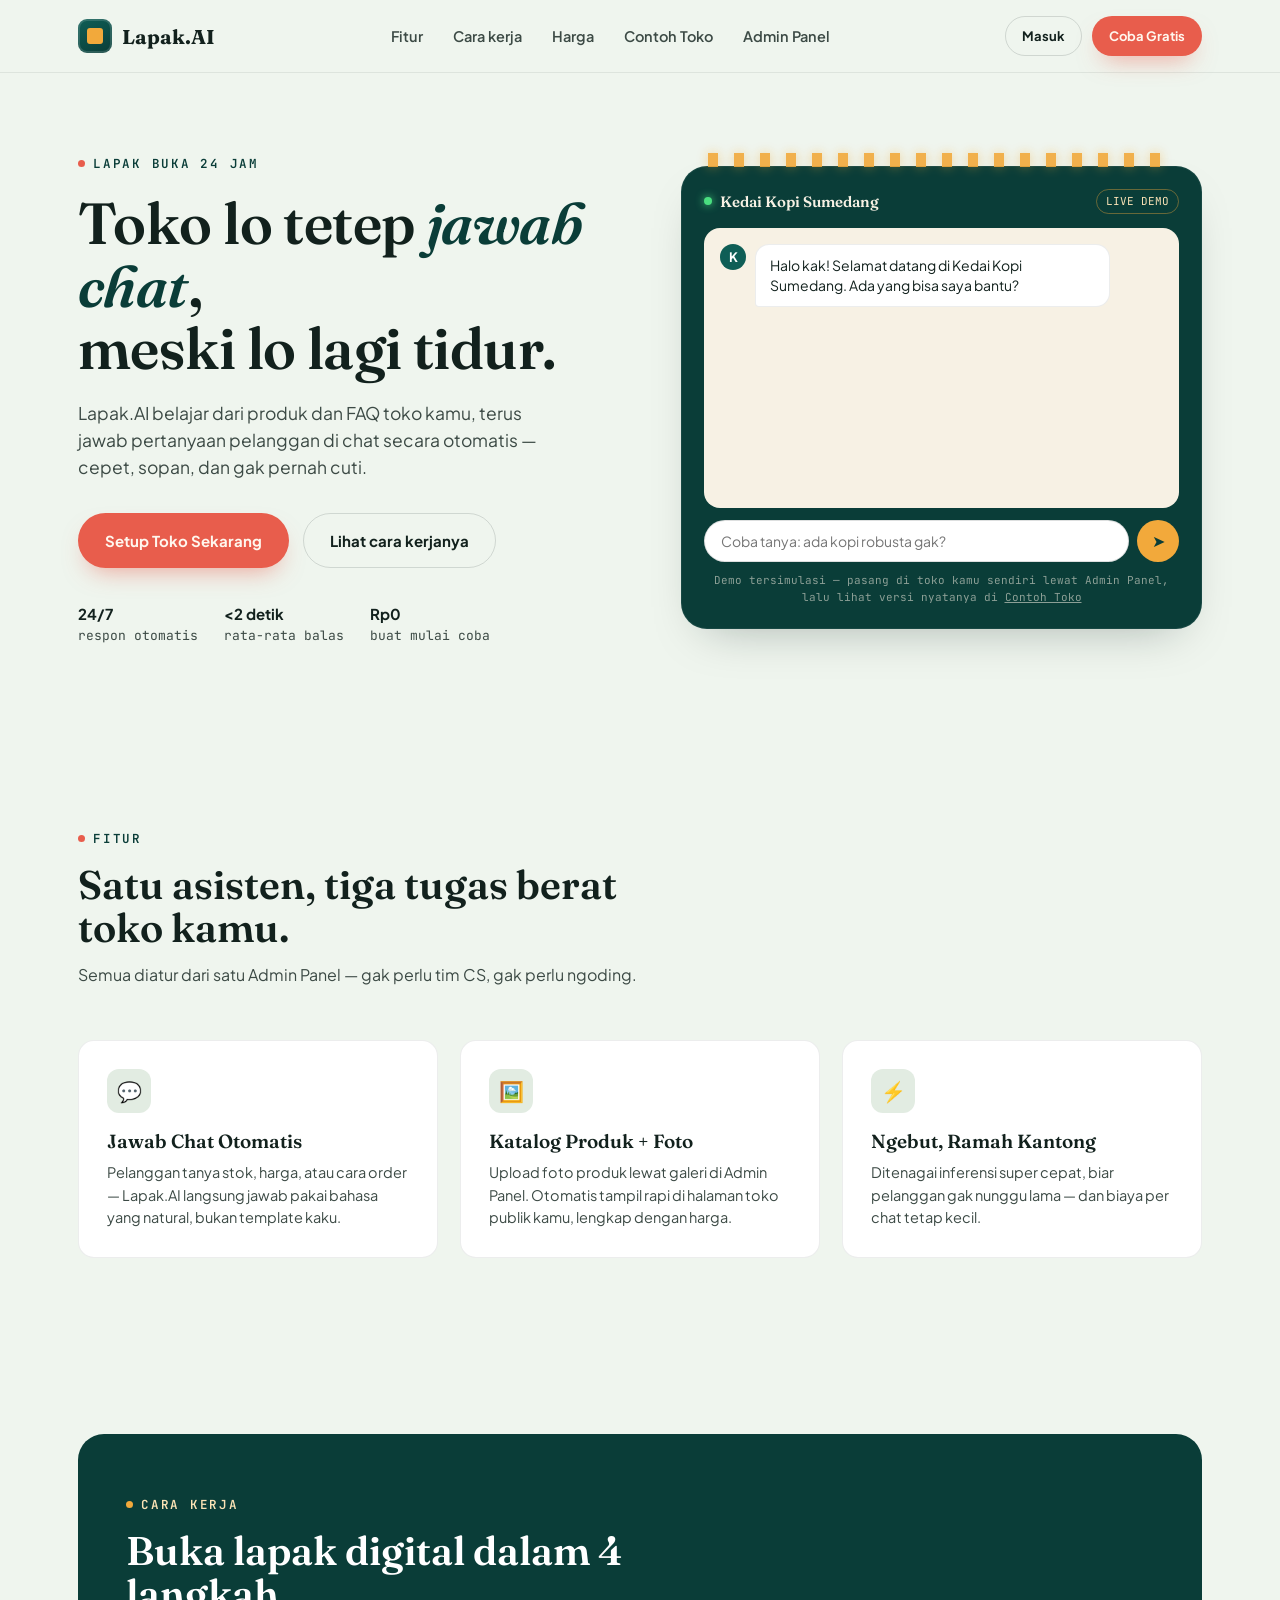
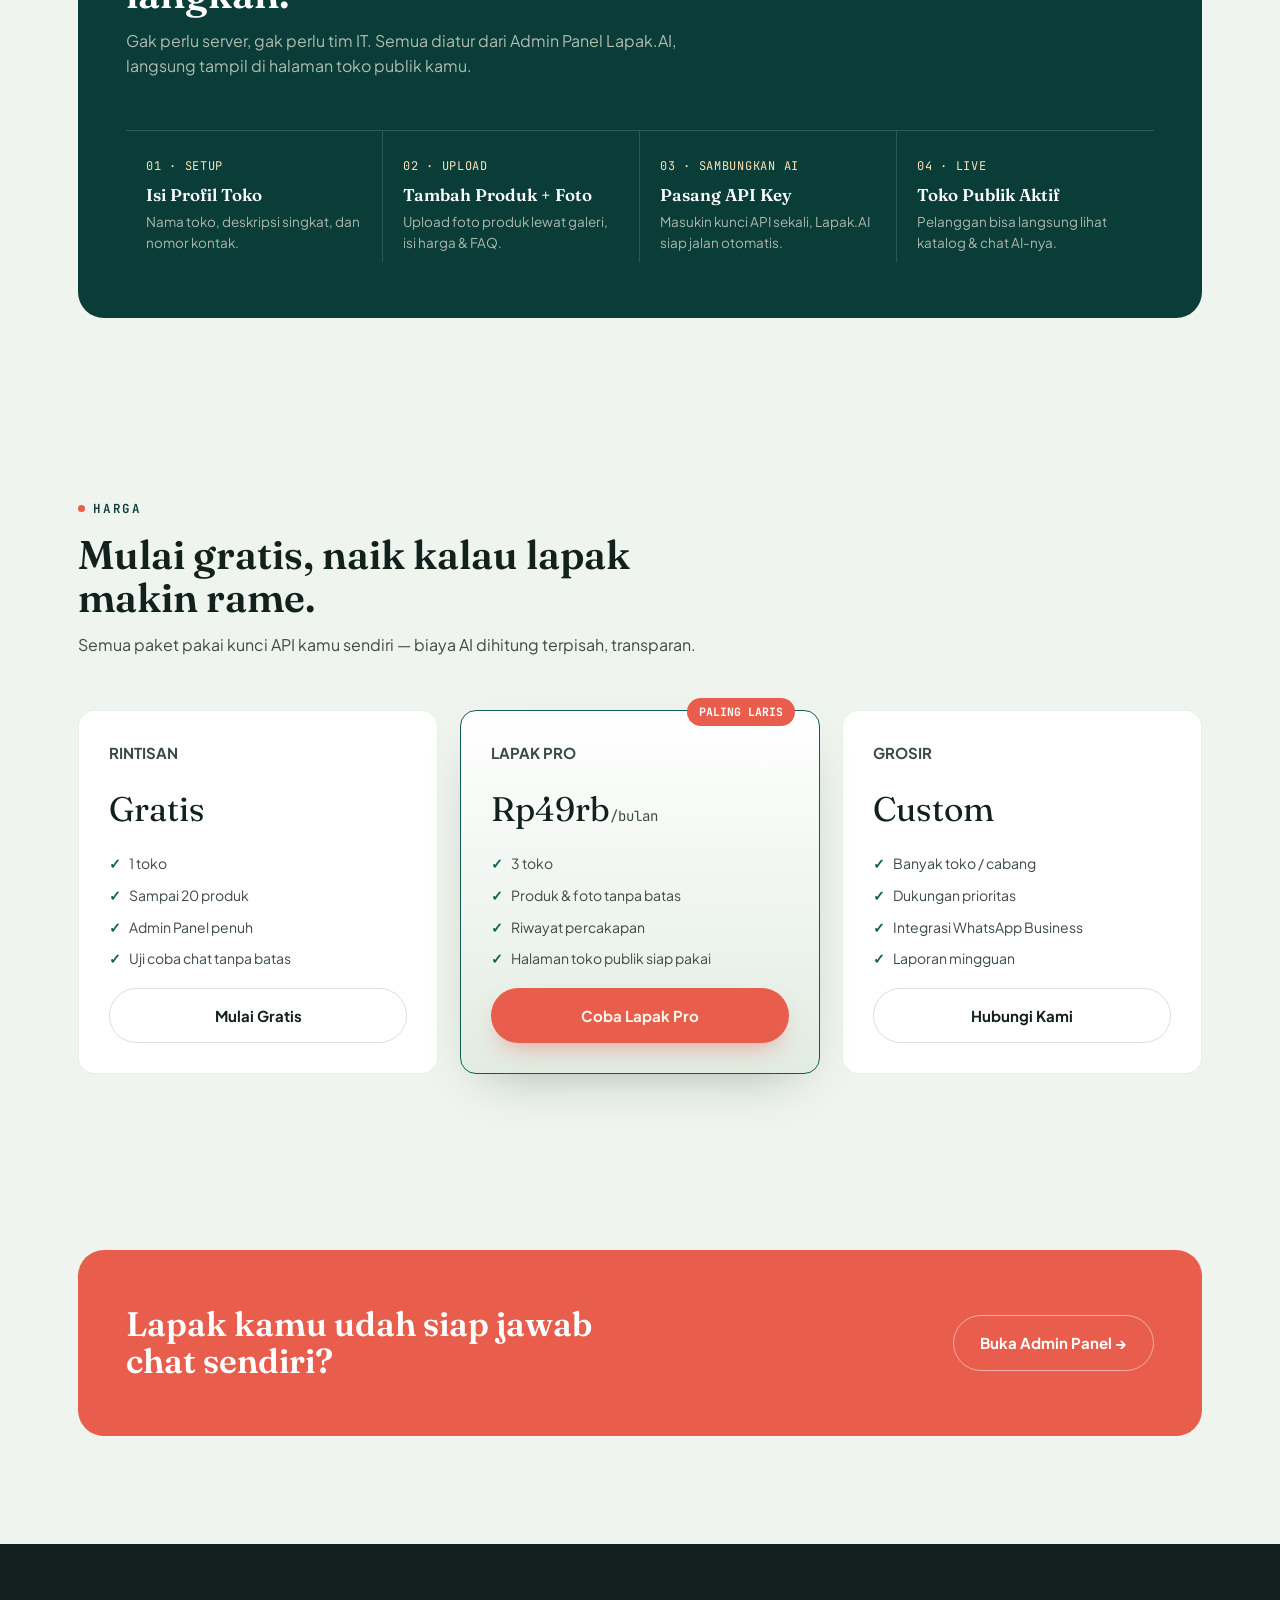
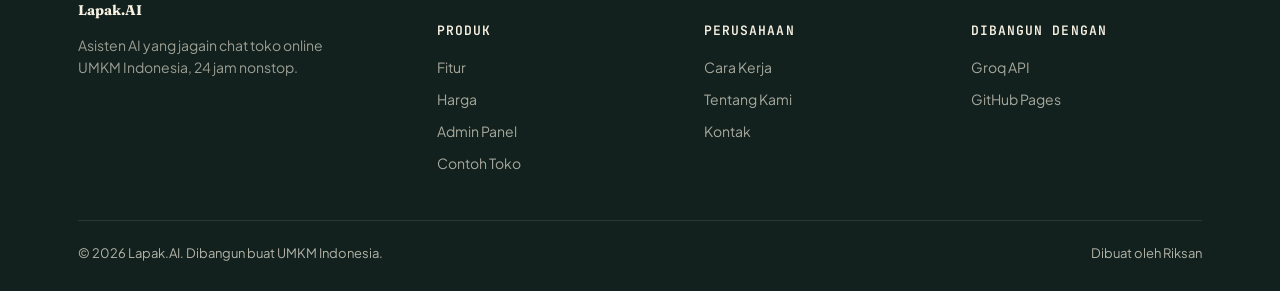
<file: index.html>
<!DOCTYPE html>
<html lang="id">
<head>
<meta charset="UTF-8">
<meta name="viewport" content="width=device-width, initial-scale=1.0">
<title>Lapak.AI — Asisten AI buat Toko Online Kamu</title>
<meta name="description" content="Lapak.AI jagain chat toko online kamu 24 jam. Jawab pertanyaan pelanggan otomatis, kapan aja, tanpa perlu begadang.">
<link rel="stylesheet" href="css/style.css">
</head>
<body>

<nav class="nav">
  <div class="nav-row">
    <a href="index.html" class="brand"><span class="brand-mark"></span>Lapak.AI</a>
    <div class="nav-links">
      <a href="#fitur">Fitur</a>
      <a href="#cara-kerja">Cara kerja</a>
      <a href="#harga">Harga</a>
      <a href="toko.html">Contoh Toko</a>
      <a href="admin.html">Admin Panel</a>
    </div>
    <div class="nav-cta">
      <a href="admin.html" class="btn btn-ghost btn-sm">Masuk</a>
      <a href="admin.html" class="btn btn-coral btn-sm">Coba Gratis</a>
    </div>
  </div>
</nav>

<header class="hero">
  <div class="container hero-grid">
    <div>
      <span class="eyebrow">Lapak Buka 24 Jam</span>
      <h1>Toko lo tetep <em>jawab chat</em>,<br>meski lo lagi tidur.</h1>
      <p class="hero-sub">Lapak.AI belajar dari produk dan FAQ toko kamu, terus jawab pertanyaan pelanggan di chat secara otomatis — cepet, sopan, dan gak pernah cuti.</p>
      <div class="hero-ctas">
        <a href="admin.html" class="btn btn-coral">Setup Toko Sekarang</a>
        <a href="#cara-kerja" class="btn btn-ghost">Lihat cara kerjanya</a>
      </div>
      <div class="hero-proof">
        <div><b>24/7</b>respon otomatis</div>
        <div><b>&lt;2 detik</b>rata-rata balas</div>
        <div><b>Rp0</b>buat mulai coba</div>
      </div>
    </div>

    <div class="signboard" aria-label="Demo percakapan langsung">
      <div class="signboard-head">
        <div class="signboard-title"><span class="signboard-dot"></span>Kedai Kopi Sumedang</div>
        <div class="signboard-tag">LIVE DEMO</div>
      </div>
      <div class="signboard-body" id="demoChat">
        <!-- chat lines injected by js -->
      </div>
      <div class="signboard-input">
        <input type="text" id="demoInput" placeholder="Coba tanya: ada kopi robusta gak?" autocomplete="off">
        <button id="demoSend" aria-label="Kirim">➤</button>
      </div>
      <p class="signboard-hint">Demo tersimulasi — pasang di toko kamu sendiri lewat Admin Panel, lalu lihat versi nyatanya di <a href="toko.html" style="color:inherit;text-decoration:underline;">Contoh Toko</a></p>
    </div>
  </div>
</header>

<section id="fitur">
  <div class="container">
    <div class="section-head">
      <span class="eyebrow">Fitur</span>
      <h2>Satu asisten, tiga tugas berat toko kamu.</h2>
      <p>Semua diatur dari satu Admin Panel — gak perlu tim CS, gak perlu ngoding.</p>
    </div>
    <div class="features-grid">
      <div class="feature-card">
        <div class="feature-icon">💬</div>
        <h3>Jawab Chat Otomatis</h3>
        <p>Pelanggan tanya stok, harga, atau cara order — Lapak.AI langsung jawab pakai bahasa yang natural, bukan template kaku.</p>
      </div>
      <div class="feature-card">
        <div class="feature-icon">🖼️</div>
        <h3>Katalog Produk + Foto</h3>
        <p>Upload foto produk lewat galeri di Admin Panel. Otomatis tampil rapi di halaman toko publik kamu, lengkap dengan harga.</p>
      </div>
      <div class="feature-card">
        <div class="feature-icon">⚡</div>
        <h3>Ngebut, Ramah Kantong</h3>
        <p>Ditenagai inferensi super cepat, biar pelanggan gak nunggu lama — dan biaya per chat tetap kecil.</p>
      </div>
    </div>
  </div>
</section>

<section id="cara-kerja">
  <div class="container">
    <div class="board">
      <div class="section-head">
        <span class="eyebrow on-dark">Cara Kerja</span>
        <h2>Buka lapak digital dalam 4 langkah.</h2>
        <p>Gak perlu server, gak perlu tim IT. Semua diatur dari Admin Panel Lapak.AI, langsung tampil di halaman toko publik kamu.</p>
      </div>
      <div class="board-row">
        <div class="board-item">
          <div class="jam">01 · SETUP</div>
          <h4>Isi Profil Toko</h4>
          <p>Nama toko, deskripsi singkat, dan nomor kontak.</p>
        </div>
        <div class="board-item">
          <div class="jam">02 · UPLOAD</div>
          <h4>Tambah Produk + Foto</h4>
          <p>Upload foto produk lewat galeri, isi harga & FAQ.</p>
        </div>
        <div class="board-item">
          <div class="jam">03 · SAMBUNGKAN AI</div>
          <h4>Pasang API Key</h4>
          <p>Masukin kunci API sekali, Lapak.AI siap jalan otomatis.</p>
        </div>
        <div class="board-item">
          <div class="jam">04 · LIVE</div>
          <h4>Toko Publik Aktif</h4>
          <p>Pelanggan bisa langsung lihat katalog & chat AI-nya.</p>
        </div>
      </div>
    </div>
  </div>
</section>

<section id="harga">
  <div class="container">
    <div class="section-head">
      <span class="eyebrow">Harga</span>
      <h2>Mulai gratis, naik kalau lapak makin rame.</h2>
      <p>Semua paket pakai kunci API kamu sendiri — biaya AI dihitung terpisah, transparan.</p>
    </div>
    <div class="pricing-grid">
      <div class="price-card">
        <div class="price-name">RINTISAN</div>
        <div class="price-amount">Gratis</div>
        <ul class="price-list">
          <li>1 toko</li>
          <li>Sampai 20 produk</li>
          <li>Admin Panel penuh</li>
          <li>Uji coba chat tanpa batas</li>
        </ul>
        <a href="admin.html" class="btn btn-ghost">Mulai Gratis</a>
      </div>
      <div class="price-card featured">
        <span class="price-badge">PALING LARIS</span>
        <div class="price-name">LAPAK PRO</div>
        <div class="price-amount">Rp49rb<span>/bulan</span></div>
        <ul class="price-list">
          <li>3 toko</li>
          <li>Produk & foto tanpa batas</li>
          <li>Riwayat percakapan</li>
          <li>Halaman toko publik siap pakai</li>
        </ul>
        <a href="admin.html" class="btn btn-coral">Coba Lapak Pro</a>
      </div>
      <div class="price-card">
        <div class="price-name">GROSIR</div>
        <div class="price-amount">Custom</div>
        <ul class="price-list">
          <li>Banyak toko / cabang</li>
          <li>Dukungan prioritas</li>
          <li>Integrasi WhatsApp Business</li>
          <li>Laporan mingguan</li>
        </ul>
        <a href="admin.html" class="btn btn-ghost">Hubungi Kami</a>
      </div>
    </div>
  </div>
</section>

<section>
  <div class="container">
    <div class="cta-banner">
      <h2>Lapak kamu udah siap jawab chat sendiri?</h2>
      <a href="admin.html" class="btn btn-ghost">Buka Admin Panel →</a>
    </div>
  </div>
</section>

<footer>
  <div class="container">
    <div class="footer-grid">
      <div>
        <a href="index.html" class="brand" style="color:#F7F1E4;margin-bottom:14px;"><span class="brand-mark"></span>Lapak.AI</a>
        <p style="color:rgba(247,241,228,.6);font-size:14px;max-width:280px;">Asisten AI yang jagain chat toko online UMKM Indonesia, 24 jam nonstop.</p>
      </div>
      <div>
        <h5>Produk</h5>
        <a href="#fitur">Fitur</a>
        <a href="#harga">Harga</a>
        <a href="admin.html">Admin Panel</a>
        <a href="toko.html">Contoh Toko</a>
      </div>
      <div>
        <h5>Perusahaan</h5>
        <a href="#cara-kerja">Cara Kerja</a>
        <a href="#">Tentang Kami</a>
        <a href="#">Kontak</a>
      </div>
      <div>
        <h5>Dibangun Dengan</h5>
        <a href="#">Groq API</a>
        <a href="#">GitHub Pages</a>
      </div>
    </div>
    <div class="footer-bottom">
      <span>©️ 2026 Lapak.AI. Dibangun buat UMKM Indonesia.</span>
      <span>Dibuat oleh Riksan</span>
    </div>
  </div>
</footer>

<script src="js/main.js"></script>
</body>
</html>
</file>
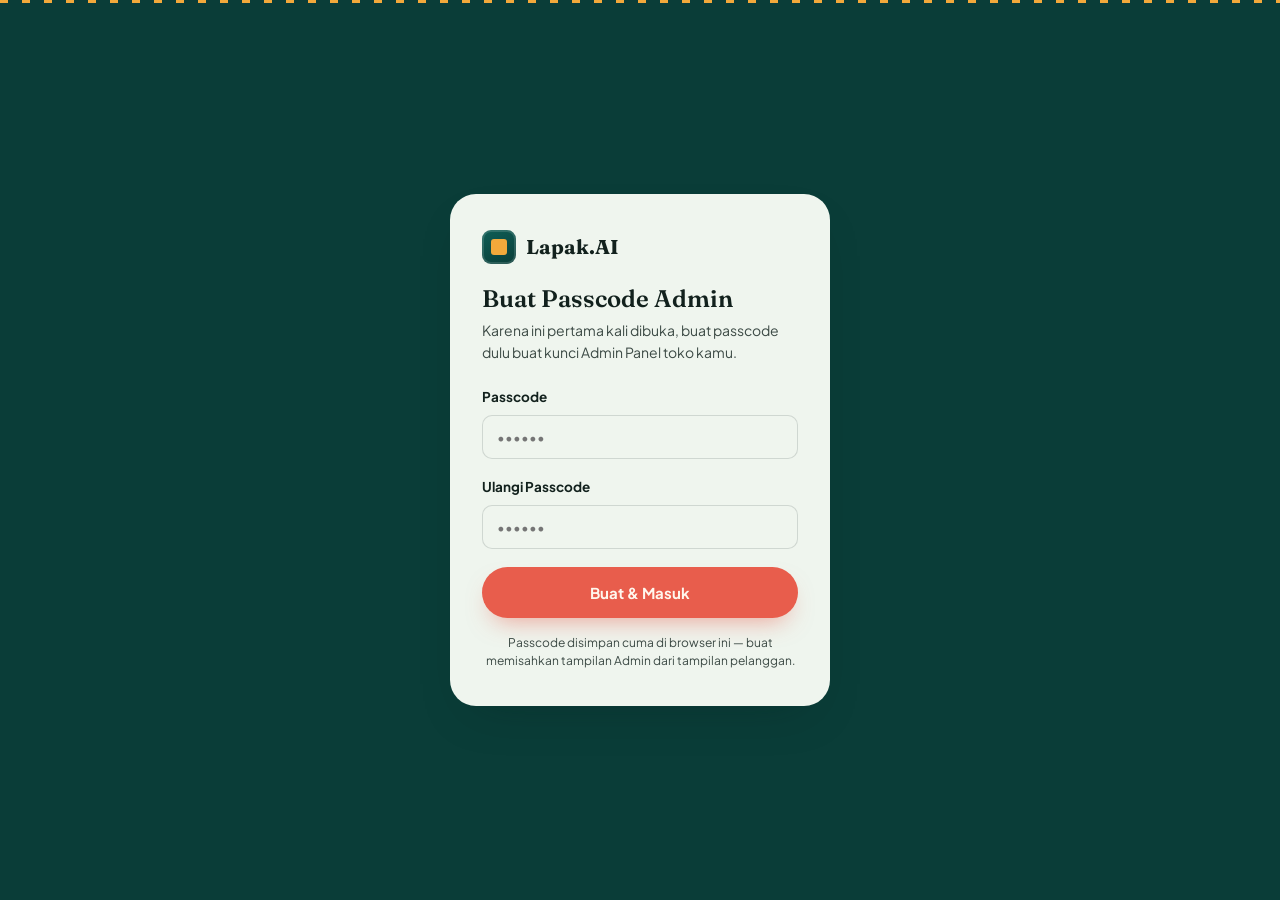
<file: admin.html>
<!DOCTYPE html>
<html lang="id">
<head>
<meta charset="UTF-8">
<meta name="viewport" content="width=device-width, initial-scale=1.0">
<title>Admin Panel — Lapak.AI</title>
<link rel="stylesheet" href="css/style.css">
</head>
<body>

<!-- AUTH SCREEN — gates the admin panel so it feels like a real, separate backend -->
<div class="auth-screen" id="authScreen">
  <form class="auth-card" id="authForm">
    <a href="index.html" class="brand" style="margin-bottom:22px;"><span class="brand-mark"></span>Lapak.AI</a>
    <h2 id="authTitle">Masuk Admin Panel</h2>
    <p class="auth-sub" id="authSub">Masukin passcode buat kelola toko kamu.</p>
    <div class="field">
      <label for="authPass">Passcode</label>
      <input type="password" id="authPass" placeholder="••••••" autocomplete="off" required minlength="4">
    </div>
    <div class="field" id="authPass2Wrap" style="display:none;">
      <label for="authPass2">Ulangi Passcode</label>
      <input type="password" id="authPass2" placeholder="••••••" autocomplete="off">
    </div>
    <p class="auth-error" id="authError" style="display:none;"></p>
    <button type="submit" class="btn btn-coral" id="authSubmit" style="width:100%;">Masuk</button>
    <p class="auth-note">Passcode disimpan cuma di browser ini — buat memisahkan tampilan Admin dari tampilan pelanggan.</p>
  </form>
</div>

<div class="admin-shell" id="adminShell" style="display:none;">
  <aside class="admin-sidebar">
    <a href="index.html" class="brand"><span class="brand-mark"></span>Lapak.AI</a>
    <nav class="admin-nav">
      <button data-tab="ringkasan" class="active"><span class="ic">📊</span>Ringkasan</button>
      <button data-tab="profil"><span class="ic">🏪</span>Profil Toko</button>
      <button data-tab="produk"><span class="ic">🖼️</span>Produk</button>
      <button data-tab="faq"><span class="ic">❓</span>FAQ</button>
      <button data-tab="ai"><span class="ic">⚙️</span>Pengaturan AI</button>
      <button data-tab="uji"><span class="ic">💬</span>Uji Coba Chat</button>
    </nav>
    <a href="toko.html" target="_blank" class="view-store-link" id="viewStoreLink">🔗 Lihat Toko Publik</a>
    <button class="logout-btn" id="logoutBtn">Keluar</button>
    <div class="admin-sidebar-foot">Lapak.AI Admin · v2.0<br>Data tersimpan di browser ini</div>
  </aside>

  <main class="admin-main">

    <!-- RINGKASAN -->
    <section class="section-tab active" id="tab-ringkasan">
      <div class="admin-topbar">
        <div>
          <h2>Ringkasan</h2>
          <p>Pantau status lapak digital kamu di sini.</p>
        </div>
        <span class="badge warn" id="setupBadge">Belum disambungkan ke AI</span>
      </div>

      <div class="stat-grid">
        <div class="stat-card">
          <div class="label">Nama Toko</div>
          <div class="value" id="statShopName" style="font-size:20px;">Belum diisi</div>
        </div>
        <div class="stat-card">
          <div class="label">Produk Diupload</div>
          <div class="value" id="statProductCount">0</div>
          <div class="delta">lengkap dengan foto</div>
        </div>
        <div class="stat-card">
          <div class="label">Model AI Aktif</div>
          <div class="value" id="statModel" style="font-size:18px;">—</div>
        </div>
        <div class="stat-card">
          <div class="label">Pesan Diuji Coba</div>
          <div class="value" id="statMsgCount">0</div>
          <div class="delta">sesi uji coba lokal</div>
        </div>
      </div>

      <div class="panel" style="margin-top:22px;">
        <h3>Langkah selanjutnya</h3>
        <p class="panel-sub">Ikuti urutan ini biar Lapak.AI siap jawab chat pelanggan di halaman Toko Publik.</p>
        <ol style="padding-left:20px; color:var(--ink-soft); font-size:14.5px; line-height:2;">
          <li>Isi <strong>Profil Toko</strong> — nama, deskripsi, kontak.</li>
          <li>Upload foto & detail di <strong>Produk</strong>.</li>
          <li>Lengkapi <strong>FAQ</strong> buat pertanyaan yang sering muncul.</li>
          <li>Masukkan API key Groq di <strong>Pengaturan AI</strong>.</li>
          <li>Buka <strong>Lihat Toko Publik</strong> buat lihat hasilnya sebagai pelanggan.</li>
        </ol>
      </div>
    </section>

    <!-- PROFIL TOKO -->
    <section class="section-tab" id="tab-profil">
      <div class="admin-topbar">
        <div>
          <h2>Profil Toko</h2>
          <p>Informasi ini tampil di halaman Toko Publik dan dipakai AI buat memperkenalkan tokomu.</p>
        </div>
      </div>
      <div class="panel">
        <div class="field">
          <label for="shopName">Nama Toko</label>
          <input type="text" id="shopName" placeholder="Contoh: Kedai Kopi Sumedang">
        </div>
        <div class="field">
          <label for="shopDesc">Deskripsi Singkat</label>
          <textarea id="shopDesc" placeholder="Contoh: Kedai kopi rumahan yang jual kopi robusta & arabika lokal Sumedang, roasting sendiri tiap minggu."></textarea>
        </div>
        <div class="field-row">
          <div class="field">
            <label for="shopPhone">Nomor WhatsApp</label>
            <input type="tel" id="shopPhone" placeholder="0812xxxxxxx">
          </div>
          <div class="field">
            <label for="shopHours">Jam Operasional</label>
            <input type="text" id="shopHours" placeholder="Contoh: Setiap hari 07.00–21.00 WIB">
          </div>
        </div>
        <div class="field">
          <label for="shopTone">Gaya Bahasa Balasan</label>
          <select id="shopTone">
            <option value="ramah dan santai, sesekali pakai emoji">Ramah & santai (pakai emoji)</option>
            <option value="sopan dan profesional, tanpa emoji">Sopan & profesional</option>
            <option value="singkat dan langsung ke intinya">Singkat & to the point</option>
          </select>
        </div>
        <button class="btn btn-coral" id="saveProfile">Simpan Profil</button>
        <span id="profileSaved" style="margin-left:12px; font-size:13.5px; color:var(--teal); display:none;">Tersimpan ✓</span>
      </div>
    </section>

    <!-- PRODUK -->
    <section class="section-tab" id="tab-produk">
      <div class="admin-topbar">
        <div>
          <h2>Produk</h2>
          <p>Upload foto & detail produk. Semua ini langsung tampil di Toko Publik dan jadi bahan jawaban AI.</p>
        </div>
        <button class="btn btn-coral btn-sm" id="addProduct">+ Tambah Produk</button>
      </div>
      <div id="productList"></div>
    </section>

    <!-- FAQ -->
    <section class="section-tab" id="tab-faq">
      <div class="admin-topbar">
        <div>
          <h2>FAQ</h2>
          <p>Pertanyaan yang sering ditanya pelanggan. AI akan pakai ini buat jawab di luar daftar produk.</p>
        </div>
        <button class="btn btn-coral btn-sm" id="addFaq">+ Tambah FAQ</button>
      </div>
      <div id="faqList"></div>
    </section>

    <!-- PENGATURAN AI -->
    <section class="section-tab" id="tab-ai">
      <div class="admin-topbar">
        <div>
          <h2>Pengaturan AI</h2>
          <p>Sambungkan Groq API supaya Lapak.AI bisa menjawab chat pelanggan secara otomatis.</p>
        </div>
      </div>
      <div class="panel">
        <div class="field">
          <label for="groqKey">Groq API Key</label>
          <input type="password" id="groqKey" placeholder="gsk_xxxxxxxxxxxxxxxxxxxx">
          <p class="hint">Ambil kunci gratis di <strong>console.groq.com/keys</strong>. Kunci disimpan hanya di browser ini.</p>
        </div>
        <div class="field">
          <label for="groqModel">Model</label>
          <select id="groqModel">
            <option value="openai/gpt-oss-120b">openai/gpt-oss-120b — kualitas terbaik, cepat</option>
            <option value="openai/gpt-oss-20b">openai/gpt-oss-20b — paling ringan & murah</option>
          </select>
          <p class="hint">Model Llama lama (3.3 70B / 3.1 8B) sudah dipensiunkan Groq per Juni 2026, jadi dipakai penggantinya.</p>
        </div>
        <button class="btn btn-coral" id="saveAiSettings">Simpan Pengaturan</button>
        <span id="aiSaved" style="margin-left:12px; font-size:13.5px; color:var(--teal); display:none;">Tersimpan ✓</span>
      </div>
      <div class="panel">
        <h3>Preview System Prompt</h3>
        <p class="panel-sub">Ini instruksi yang otomatis dikirim ke AI berdasarkan Profil Toko, Produk & FAQ kamu — sama persis dengan yang dipakai di Toko Publik.</p>
        <div class="prompt-preview" id="promptPreview">Isi Profil Toko dulu buat lihat preview di sini.</div>
      </div>
    </section>

    <!-- UJI COBA CHAT -->
    <section class="section-tab" id="tab-uji">
      <div class="admin-topbar">
        <div>
          <h2>Uji Coba Chat</h2>
          <p>Coba ngobrol langsung sebagai pelanggan buat lihat respons AI-nya, sebelum pelanggan asli lihat.</p>
        </div>
      </div>
      <div class="panel">
        <div class="test-chat">
          <div class="test-chat-body" id="testChatBody"></div>
          <div class="test-chat-input">
            <input type="text" id="testInput" placeholder="Ketik pertanyaan pelanggan...">
            <button class="btn btn-coral btn-sm" id="testSend">Kirim</button>
          </div>
        </div>
        <p class="hint" style="margin-top:12px;">Pastikan API key sudah disimpan di tab Pengaturan AI sebelum mencoba.</p>
      </div>
    </section>

  </main>
</div>

<script src="js/shared.js"></script>
<script src="js/admin.js"></script>
</body>
</html>
</file>
<file: css/style.css>
/* ===================================================================
   LAPAK.AI — Design tokens
   Palette: market-awning duotone (teal + amber string-lights + coral)
   Type: Fraunces (display) / Plus Jakarta Sans (body) / JetBrains Mono (data)
=================================================================== */

@import url('https://fonts.googleapis.com/css2?family=Fraunces:opsz,wght@9..144,500;9..144,600;9..144,700&family=Plus+Jakarta+Sans:wght@400;500;600;700;800&family=JetBrains+Mono:wght@400;500;600&display=swap');

:root{
  --ink:        #12211D;
  --ink-soft:   #3C4A45;
  --teal:       #0F5E56;
  --teal-deep:  #0A3D38;
  --teal-bright:#1B8478;
  --paper:      #EFF5EE;
  --paper-dim:  #E2ECE2;
  --amber:      #F2A93B;
  --amber-soft: #FBE3B6;
  --coral:      #E85D4C;
  --coral-deep: #C8452F;
  --line:       rgba(18,33,29,0.14);
  --line-soft:  rgba(18,33,29,0.08);
  --shadow:     0 20px 50px -25px rgba(10,30,26,0.35);

  --font-display: 'Fraunces', Georgia, serif;
  --font-body: 'Plus Jakarta Sans', -apple-system, sans-serif;
  --font-mono: 'JetBrains Mono', monospace;

  --radius-sm: 10px;
  --radius-md: 16px;
  --radius-lg: 26px;
}

*,*::before,*::after{ box-sizing:border-box; }
html{ scroll-behavior:smooth; }
body{
  margin:0;
  font-family:var(--font-body);
  background:var(--paper);
  color:var(--ink);
  line-height:1.55;
  -webkit-font-smoothing:antialiased;
}
img{max-width:100%;display:block;}
a{color:inherit;}
button{font-family:inherit;}

.container{
  max-width:1180px;
  margin:0 auto;
  padding:0 28px;
}

/* ---------- Utility type ---------- */
.eyebrow{
  font-family:var(--font-mono);
  font-size:12.5px;
  letter-spacing:.14em;
  text-transform:uppercase;
  color:var(--teal-deep);
  display:inline-flex;
  align-items:center;
  gap:8px;
  font-weight:600;
}
.eyebrow::before{
  content:"";
  width:7px;height:7px;border-radius:50%;
  background:var(--coral);
  display:inline-block;
}
.eyebrow.on-dark{ color:var(--amber-soft); }
.eyebrow.on-dark::before{ background:var(--amber); }

h1,h2,h3,h4{
  font-family:var(--font-display);
  font-weight:600;
  line-height:1.08;
  margin:0;
  color:var(--ink);
}
p{ margin:0; }

/* ---------- Buttons ---------- */
.btn{
  display:inline-flex;
  align-items:center;
  justify-content:center;
  gap:8px;
  padding:15px 26px;
  border-radius:999px;
  border:1px solid transparent;
  font-weight:700;
  font-size:15px;
  cursor:pointer;
  text-decoration:none;
  transition:transform .18s ease, box-shadow .18s ease, background .18s ease;
  white-space:nowrap;
}
.btn:active{ transform:translateY(1px); }
.btn-coral{
  background:var(--coral);
  color:#FFF7EE;
  box-shadow:0 12px 24px -10px rgba(232,93,76,0.55);
}
.btn-coral:hover{ background:var(--coral-deep); }
.btn-ghost{
  background:transparent;
  border-color:var(--line);
  color:var(--ink);
}
.btn-ghost:hover{ background:var(--line-soft); }
.btn-ghost.on-dark{ border-color:rgba(255,255,255,0.28); color:#F7F1E4; }
.btn-ghost.on-dark:hover{ background:rgba(255,255,255,0.08); }
.btn-sm{ padding:9px 16px; font-size:13px; border-radius:999px; }

/* ---------- Nav ---------- */
.nav{
  position:sticky; top:0; z-index:50;
  background:rgba(239,245,238,0.86);
  backdrop-filter:blur(10px);
  border-bottom:1px solid var(--line-soft);
}
.nav-row{
  display:flex; align-items:center; justify-content:space-between;
  padding:16px 28px;
  max-width:1180px; margin:0 auto;
}
.brand{
  display:flex; align-items:center; gap:10px;
  font-family:var(--font-display); font-weight:700; font-size:20px;
  text-decoration:none; color:var(--ink);
}
.brand-mark{
  width:34px; height:34px; border-radius:9px;
  background:linear-gradient(155deg, var(--teal) 0%, var(--teal-deep) 100%);
  position:relative; flex-shrink:0;
  box-shadow: inset 0 0 0 2px rgba(255,255,255,0.14);
}
.brand-mark::after{
  content:"";
  position:absolute; inset:9px;
  border-radius:3px;
  background:var(--amber);
}
.nav-links{
  display:flex; align-items:center; gap:30px;
  font-size:14.5px; font-weight:600;
}
.nav-links a{ text-decoration:none; color:var(--ink-soft); }
.nav-links a:hover{ color:var(--ink); }
.nav-cta{ display:flex; gap:10px; align-items:center; }

/* ---------- Hero ---------- */
.hero{
  padding:76px 0 90px;
  position:relative;
  overflow:hidden;
}
.hero-grid{
  display:grid;
  grid-template-columns:1.05fr 1fr;
  gap:56px;
  align-items:center;
}
.hero h1{
  font-size:clamp(38px,5vw,58px);
  margin:18px 0 20px;
  letter-spacing:-0.01em;
}
.hero h1 em{
  font-style:italic; color:var(--teal-deep);
}
.hero-sub{
  font-size:17.5px;
  color:var(--ink-soft);
  max-width:480px;
  margin-bottom:32px;
}
.hero-ctas{ display:flex; gap:14px; flex-wrap:wrap; margin-bottom:34px; }
.hero-proof{
  display:flex; gap:26px; flex-wrap:wrap;
  font-family:var(--font-mono); font-size:13px; color:var(--ink-soft);
}
.hero-proof b{ font-family:var(--font-body); color:var(--ink); font-size:15px; display:block; }

/* ---------- Signboard demo (signature element) ---------- */
.signboard{
  background:var(--teal-deep);
  border-radius:var(--radius-lg);
  padding:22px;
  box-shadow:var(--shadow);
  position:relative;
  border:1px solid rgba(255,255,255,0.06);
}
.signboard::before{
  content:"";
  position:absolute; top:-14px; left:26px; right:26px; height:14px;
  background:repeating-linear-gradient(90deg, var(--amber) 0 10px, transparent 10px 26px);
  opacity:.9;
  filter:drop-shadow(0 0 6px rgba(242,169,59,.55));
  animation:twinkle 2.4s ease-in-out infinite;
}
@keyframes twinkle{
  0%,100%{ opacity:.55; }
  50%{ opacity:1; }
}
.signboard-head{
  display:flex; align-items:center; justify-content:space-between;
  margin-bottom:14px;
}
.signboard-title{
  color:#F7F1E4; font-family:var(--font-display); font-size:15px; font-weight:600;
  display:flex; align-items:center; gap:8px;
}
.signboard-dot{ width:8px;height:8px;border-radius:50%; background:#4ADE80; box-shadow:0 0 8px #4ADE80; }
.signboard-tag{
  font-family:var(--font-mono); font-size:11px; color:var(--amber-soft);
  border:1px solid rgba(242,169,59,.4); padding:3px 9px; border-radius:999px;
}
.signboard-body{
  background:#F7F1E4;
  border-radius:16px;
  padding:16px;
  min-height:280px;
  display:flex; flex-direction:column; gap:10px;
}
.chat-line{ display:flex; gap:9px; max-width:88%; }
.chat-line.me{ align-self:flex-end; flex-direction:row-reverse; }
.chat-bubble{
  padding:10px 14px; border-radius:14px; font-size:14px; line-height:1.45;
}
.chat-line.bot .chat-bubble{ background:#fff; border:1px solid var(--line-soft); border-bottom-left-radius:4px; }
.chat-line.me .chat-bubble{ background:var(--coral); color:#fff; border-bottom-right-radius:4px; }
.chat-avatar{
  width:26px;height:26px;border-radius:50%;flex-shrink:0;
  display:flex;align-items:center;justify-content:center;
  font-size:13px; font-weight:700;
}
.chat-line.bot .chat-avatar{ background:var(--teal); color:#fff; }
.chat-line.me .chat-avatar{ background:var(--paper-dim); color:var(--ink); }
.typing-dots{ display:inline-flex; gap:3px; align-items:center; padding:6px 4px; }
.typing-dots span{
  width:5px;height:5px;border-radius:50%; background:var(--ink-soft); opacity:.5;
  animation:bounce 1.1s infinite;
}
.typing-dots span:nth-child(2){ animation-delay:.15s; }
.typing-dots span:nth-child(3){ animation-delay:.3s; }
@keyframes bounce{
  0%,60%,100%{ transform:translateY(0); opacity:.4; }
  30%{ transform:translateY(-4px); opacity:1; }
}
.signboard-input{
  display:flex; gap:8px; margin-top:12px;
}
.signboard-input input{
  flex:1; border:1px solid var(--line); border-radius:999px;
  padding:11px 16px; font-size:14px; font-family:inherit;
  background:#fff; color:var(--ink);
}
.signboard-input input:focus{ outline:2px solid var(--teal-bright); outline-offset:1px; }
.signboard-input button{
  width:42px;height:42px;border-radius:50%; border:none;
  background:var(--amber); color:var(--teal-deep); font-size:16px; cursor:pointer;
  display:flex; align-items:center; justify-content:center;
  flex-shrink:0;
}
.signboard-input button:hover{ background:#e69a26; }
.signboard-hint{
  font-family:var(--font-mono); font-size:11px; color:rgba(247,241,228,.55);
  text-align:center; margin-top:10px;
}

/* ---------- Sections shared ---------- */
section{ padding:88px 0; }
.section-head{ max-width:620px; margin-bottom:52px; }
.section-head h2{ font-size:clamp(28px,3.4vw,40px); margin-top:14px; }
.section-head p{ color:var(--ink-soft); font-size:16px; margin-top:14px; }

/* ---------- Features ---------- */
.features-grid{
  display:grid; grid-template-columns:repeat(3,1fr); gap:22px;
}
.feature-card{
  background:#fff; border:1px solid var(--line-soft);
  border-radius:var(--radius-md);
  padding:28px;
  transition:transform .2s ease, box-shadow .2s ease;
}
.feature-card:hover{ transform:translateY(-4px); box-shadow:var(--shadow); }
.feature-icon{
  width:44px;height:44px;border-radius:12px;
  display:flex; align-items:center; justify-content:center;
  font-size:20px; margin-bottom:18px;
  background:var(--paper-dim);
}
.feature-card h3{ font-size:19px; margin-bottom:10px; }
.feature-card p{ color:var(--ink-soft); font-size:14.5px; }

/* ---------- How it works (signage board, not numbered steps) ---------- */
.board{
  background:var(--teal-deep);
  border-radius:var(--radius-lg);
  padding:56px 48px;
  color:#F7F1E4;
}
.board .section-head p{ color:rgba(247,241,228,.7); }
.board .section-head h2{ color:#fff; }
.board-row{
  display:grid; grid-template-columns:repeat(4,1fr); gap:0;
  border-top:1px solid rgba(255,255,255,.14);
}
.board-item{
  padding:26px 20px 8px;
  border-right:1px solid rgba(255,255,255,.14);
}
.board-item:last-child{ border-right:none; }
.board-item .jam{ font-family:var(--font-mono); font-size:12px; color:var(--amber-soft); letter-spacing:.06em; }
.board-item h4{ color:#fff; font-size:17px; margin:10px 0 8px; }
.board-item p{ color:rgba(247,241,228,.68); font-size:13.5px; }

/* ---------- Pricing ---------- */
.pricing-grid{
  display:grid; grid-template-columns:repeat(3,1fr); gap:22px;
}
.price-card{
  background:#fff; border:1px solid var(--line-soft); border-radius:var(--radius-md);
  padding:30px; display:flex; flex-direction:column; gap:18px;
}
.price-card.featured{
  border-color:var(--teal); box-shadow:var(--shadow); position:relative;
  background:linear-gradient(180deg,#fff, var(--paper-dim));
}
.price-badge{
  position:absolute; top:-13px; right:24px;
  background:var(--coral); color:#fff; font-size:11.5px; font-weight:700;
  padding:5px 12px; border-radius:999px; font-family:var(--font-mono);
}
.price-name{ font-weight:700; font-size:15px; color:var(--ink-soft); }
.price-amount{ font-family:var(--font-display); font-size:34px; }
.price-amount span{ font-family:var(--font-mono); font-size:14px; color:var(--ink-soft); font-weight:400; }
.price-list{ list-style:none; margin:0; padding:0; display:flex; flex-direction:column; gap:10px; font-size:14px; }
.price-list li{ display:flex; gap:8px; align-items:flex-start; color:var(--ink-soft); }
.price-list li::before{ content:"✓"; color:var(--teal); font-weight:700; }

/* ---------- CTA banner ---------- */
.cta-banner{
  background:var(--coral);
  border-radius:var(--radius-lg);
  padding:56px 48px;
  display:flex; align-items:center; justify-content:space-between;
  gap:30px; flex-wrap:wrap;
  color:#fff;
}
.cta-banner h2{ color:#fff; font-size:clamp(24px,3vw,34px); max-width:480px; }
.cta-banner .btn-ghost{ border-color:rgba(255,255,255,.5); color:#fff; }
.cta-banner .btn-ghost:hover{ background:rgba(255,255,255,.14); }

/* ---------- Footer ---------- */
footer{
  background:var(--ink);
  color:rgba(247,241,228,.7);
  padding:56px 0 28px;
  margin-top:20px;
}
.footer-grid{
  display:grid; grid-template-columns:1.4fr repeat(3,1fr); gap:36px;
  padding-bottom:36px; border-bottom:1px solid rgba(255,255,255,.1);
}
.footer-grid h5{
  color:#F7F1E4; font-size:13px; text-transform:uppercase; letter-spacing:.08em;
  font-family:var(--font-mono); margin-bottom:16px; font-weight:600;
}
.footer-grid a{ display:block; color:rgba(247,241,228,.65); text-decoration:none; font-size:14px; margin-bottom:10px; }
.footer-grid a:hover{ color:#fff; }
.footer-bottom{
  display:flex; justify-content:space-between; align-items:center;
  padding-top:22px; font-size:13px; flex-wrap:wrap; gap:10px;
}

/* ---------- Responsive ---------- */
@media (max-width: 900px){
  .hero-grid{ grid-template-columns:1fr; }
  .features-grid, .pricing-grid{ grid-template-columns:1fr; }
  .board-row{ grid-template-columns:1fr 1fr; }
  .board-item{ border-right:none; border-bottom:1px solid rgba(255,255,255,.14); }
  .nav-links{ display:none; }
  .footer-grid{ grid-template-columns:1fr 1fr; }
}
@media (prefers-reduced-motion: reduce){
  *{ animation-duration:0.001ms !important; animation-iteration-count:1 !important; transition-duration:0.001ms !important; }
}

/* ===================================================================
   ADMIN PANEL
=================================================================== */
.admin-shell{
  display:grid;
  grid-template-columns:260px 1fr;
  min-height:100vh;
}
.admin-sidebar{
  background:var(--teal-deep);
  color:#F7F1E4;
  padding:26px 20px;
  display:flex; flex-direction:column;
  position:sticky; top:0; height:100vh;
}
.admin-sidebar .brand{ color:#fff; margin-bottom:34px; }
.admin-nav{ display:flex; flex-direction:column; gap:4px; flex:1; }
.admin-nav button{
  display:flex; align-items:center; gap:11px;
  padding:11px 14px; border-radius:10px;
  background:transparent; border:none; color:rgba(247,241,228,.75);
  font-size:14.5px; font-weight:600; text-align:left; cursor:pointer;
  transition:background .15s ease, color .15s ease;
}
.admin-nav button:hover{ background:rgba(255,255,255,.06); color:#fff; }
.admin-nav button.active{ background:rgba(255,255,255,.12); color:#fff; }
.admin-nav .ic{ width:18px; text-align:center; }
.admin-sidebar-foot{
  font-family:var(--font-mono); font-size:11.5px; color:rgba(247,241,228,.45);
  padding-top:18px; border-top:1px solid rgba(255,255,255,.1);
}
.view-store-link{
  display:flex; align-items:center; gap:8px;
  color:var(--amber-soft); text-decoration:none; font-size:13.5px; font-weight:700;
  padding:11px 14px; border-radius:10px; border:1px solid rgba(242,169,59,.35);
  margin-top:10px;
}
.view-store-link:hover{ background:rgba(242,169,59,.1); }
.view-store-link.disabled{ opacity:.45; pointer-events:none; }
.logout-btn{
  margin-top:10px; background:transparent; border:1px solid rgba(255,255,255,.18);
  color:rgba(247,241,228,.8); border-radius:10px; padding:10px 14px;
  font-size:13.5px; font-weight:600; cursor:pointer;
}
.logout-btn:hover{ background:rgba(255,255,255,.06); color:#fff; }

.admin-main{ background:var(--paper); padding:34px 40px 80px; overflow-y:auto; }
.admin-topbar{
  display:flex; align-items:center; justify-content:space-between;
  margin-bottom:30px; flex-wrap:wrap; gap:14px;
}
.admin-topbar h2{ font-size:26px; }
.admin-topbar p{ color:var(--ink-soft); font-size:14.5px; margin-top:6px; }

.panel{
  background:#fff; border:1px solid var(--line-soft); border-radius:var(--radius-md);
  padding:26px; margin-bottom:22px;
}
.panel h3{ font-size:17px; margin-bottom:4px; }
.panel-sub{ color:var(--ink-soft); font-size:13.5px; margin-bottom:20px; }

.stat-grid{ display:grid; grid-template-columns:repeat(4,1fr); gap:18px; margin-bottom:8px; }
.stat-card{
  background:#fff; border:1px solid var(--line-soft); border-radius:var(--radius-md);
  padding:22px;
}
.stat-card .label{ font-family:var(--font-mono); font-size:11.5px; text-transform:uppercase; letter-spacing:.06em; color:var(--ink-soft); }
.stat-card .value{ font-family:var(--font-display); font-size:30px; margin-top:8px; }
.stat-card .delta{ font-size:12.5px; color:var(--teal); margin-top:6px; font-weight:600; }

.field{ margin-bottom:18px; }
.field label{ display:block; font-size:13.5px; font-weight:700; margin-bottom:7px; }
.field .hint{ font-size:12.5px; color:var(--ink-soft); margin-top:6px; }
.field input[type=text], .field input[type=password], .field input[type=tel], .field input[type=number], .field textarea, .field select{
  width:100%; padding:12px 14px; border:1px solid var(--line); border-radius:10px;
  font-family:inherit; font-size:14.5px; background:var(--paper); color:var(--ink);
}
.field textarea{ resize:vertical; min-height:80px; }
.field-row{ display:grid; grid-template-columns:1fr 1fr; gap:16px; }

.kb-item{
  border:1px solid var(--line-soft); border-radius:12px; padding:16px; margin-bottom:12px;
  display:grid; grid-template-columns:1fr 1fr auto; gap:14px; align-items:start;
}
.kb-item input, .kb-item textarea{
  width:100%; border:1px solid var(--line); border-radius:8px; padding:9px 11px;
  font-family:inherit; font-size:14px; background:var(--paper);
}
.kb-remove{
  background:transparent; border:1px solid var(--line); color:var(--coral-deep);
  border-radius:8px; padding:8px 12px; cursor:pointer; font-size:13px; font-weight:600; height:fit-content;
}
.kb-remove:hover{ background:rgba(232,93,76,.08); }

.badge{
  display:inline-flex; align-items:center; gap:6px;
  font-family:var(--font-mono); font-size:12px; font-weight:600;
  padding:5px 11px; border-radius:999px;
}
.badge.ok{ background:#DCF3E7; color:#0F6B3F; }
.badge.warn{ background:var(--amber-soft); color:#8A5A0A; }

.prompt-preview{
  background:var(--ink); color:#DCE7DF; font-family:var(--font-mono); font-size:12.5px;
  padding:18px; border-radius:12px; white-space:pre-wrap; line-height:1.6; max-height:260px; overflow-y:auto;
}

.test-chat{
  display:flex; flex-direction:column; height:420px;
  border:1px solid var(--line-soft); border-radius:12px; overflow:hidden;
}
.test-chat-body{ flex:1; padding:16px; overflow-y:auto; background:var(--paper); display:flex; flex-direction:column; gap:10px; }
.test-chat-input{ display:flex; gap:10px; padding:12px; border-top:1px solid var(--line-soft); background:#fff; }
.test-chat-input input{ flex:1; border:1px solid var(--line); border-radius:999px; padding:11px 16px; font-family:inherit; }

.section-tab{ display:none; }
.section-tab.active{ display:block; }

@media (max-width: 880px){
  .admin-shell{ grid-template-columns:1fr; }
  .admin-sidebar{ position:relative; height:auto; }
  .stat-grid{ grid-template-columns:1fr 1fr; }
  .kb-item{ grid-template-columns:1fr; }
  .field-row{ grid-template-columns:1fr; }
}

/* ---------- Focus ---------- */
a:focus-visible, button:focus-visible, input:focus-visible, textarea:focus-visible, select:focus-visible{
  outline:2px solid var(--teal-bright); outline-offset:2px;
}

/* ===================================================================
   ADMIN AUTH SCREEN
=================================================================== */
.auth-screen{
  min-height:100vh; display:flex; align-items:center; justify-content:center;
  background:var(--teal-deep);
  background-image:
    repeating-linear-gradient(90deg, var(--amber) 0 8px, transparent 8px 22px);
  background-size:100% 3px;
  background-position:top left, bottom left;
  background-repeat:no-repeat;
  padding:24px;
}
.auth-card{
  width:100%; max-width:380px;
  background:var(--paper);
  border-radius:var(--radius-lg);
  padding:36px 32px;
  box-shadow:var(--shadow);
  display:flex; flex-direction:column;
}
.auth-card h2{ font-size:24px; margin-bottom:8px; }
.auth-sub{ color:var(--ink-soft); font-size:14px; margin-bottom:24px; }
.auth-error{
  color:var(--coral-deep); font-size:13px; font-weight:600;
  background:rgba(232,93,76,.1); border-radius:8px; padding:9px 12px; margin-bottom:14px;
}
.auth-note{
  font-size:12px; color:var(--ink-soft); text-align:center; margin-top:16px; line-height:1.5;
}

/* ===================================================================
   PRODUCT EDITOR (Admin — photo gallery + fields)
=================================================================== */
.product-editor{
  background:#fff; border:1px solid var(--line-soft); border-radius:var(--radius-md);
  padding:20px; margin-bottom:16px;
  display:grid; grid-template-columns:220px 1fr; gap:20px;
}
.product-editor-photos{ min-width:0; }
.thumb-grid{ display:grid; grid-template-columns:1fr 1fr; gap:8px; }
.thumb{
  position:relative; border-radius:10px; overflow:hidden; aspect-ratio:1/1;
  border:1px solid var(--line-soft);
}
.thumb img{ width:100%; height:100%; object-fit:cover; }
.thumb-remove{
  position:absolute; top:4px; right:4px; width:22px; height:22px; border-radius:50%;
  background:rgba(18,33,29,.72); color:#fff; border:none; cursor:pointer;
  font-size:12px; display:flex; align-items:center; justify-content:center;
}
.thumb-remove:hover{ background:var(--coral-deep); }

.dropzone{
  aspect-ratio:1/1; border-radius:10px;
  border:1.5px dashed var(--line); background:var(--paper);
  display:flex; flex-direction:column; align-items:center; justify-content:center;
  gap:6px; cursor:pointer; text-align:center; padding:10px;
  font-size:11.5px; font-weight:600; color:var(--ink-soft);
  transition:border-color .15s ease, background .15s ease;
}
.dropzone .dz-icon{ font-size:20px; }
.dropzone.dragover{ border-color:var(--teal-bright); background:var(--paper-dim); color:var(--teal-deep); }
.dropzone.dz-busy{ opacity:.55; pointer-events:none; }
.dropzone-sm{ font-size:11px; }

.product-editor-fields .field{ margin-bottom:14px; }
.stock-toggle{
  display:flex; align-items:center; gap:8px; font-size:13.5px; font-weight:600;
  padding:12px 14px; border:1px solid var(--line); border-radius:10px; background:var(--paper);
  width:100%; cursor:pointer;
}
.stock-toggle input{ width:auto; }

@media (max-width: 620px){
  .product-editor{ grid-template-columns:1fr; }
}

/* ===================================================================
   PUBLIC STOREFRONT (toko.html)
=================================================================== */
.store-body{ background:var(--paper); }

.empty-store{
  min-height:100vh; display:flex; align-items:center; justify-content:center; padding:24px;
}
.empty-store-card{
  max-width:420px; text-align:center; background:#fff; border-radius:var(--radius-lg);
  padding:44px 34px; box-shadow:var(--shadow);
}
.empty-store-card h2{ font-size:22px; margin-bottom:12px; }
.empty-store-card p{ color:var(--ink-soft); font-size:14.5px; margin-bottom:24px; }

.store-header{
  background:var(--teal-deep); color:#F7F1E4; padding:56px 0 44px; position:relative;
}
.store-header::after{
  content:""; position:absolute; bottom:0; left:0; right:0; height:10px;
  background:repeating-linear-gradient(90deg, var(--amber) 0 10px, transparent 10px 26px);
  opacity:.85;
}
.store-header-inner h1{ color:#fff; font-size:clamp(30px,4vw,44px); margin:12px 0 12px; }
.store-desc{ color:rgba(247,241,228,.75); font-size:15.5px; max-width:560px; margin-bottom:20px; }
.store-badges{ display:flex; gap:10px; flex-wrap:wrap; }
.store-badge{
  display:inline-flex; align-items:center; gap:6px;
  font-size:13px; font-weight:600; padding:8px 14px; border-radius:999px;
  background:rgba(255,255,255,.1); color:#F7F1E4; text-decoration:none;
  border:1px solid rgba(255,255,255,.16);
}
.store-badge-wa{ background:#25D366; color:#08351d; border-color:transparent; }
.store-badge-wa:hover{ background:#1fbd5a; }

.store-section{ padding:52px 0; }
.store-section-head{
  display:flex; align-items:center; justify-content:space-between; flex-wrap:wrap; gap:14px;
  margin-bottom:26px;
}
.store-section-head h2{ font-size:26px; }
.search-bar{
  border:1px solid var(--line); border-radius:999px; padding:11px 18px;
  font-family:inherit; font-size:14px; background:#fff; min-width:220px;
}
.search-bar:focus{ outline:2px solid var(--teal-bright); outline-offset:1px; }

.product-grid{
  display:grid; grid-template-columns:repeat(auto-fill, minmax(220px,1fr)); gap:20px;
}
.product-card{
  background:#fff; border:1px solid var(--line-soft); border-radius:var(--radius-md);
  overflow:hidden; transition:transform .18s ease, box-shadow .18s ease;
}
.product-card:hover{ transform:translateY(-4px); box-shadow:var(--shadow); }
.product-photo{
  width:100%; aspect-ratio:1/1; border:none; padding:0; cursor:pointer;
  background:var(--paper-dim); position:relative; display:block;
}
.product-photo img{ width:100%; height:100%; object-fit:cover; }
.product-photo:disabled{ cursor:default; }
.no-photo{
  position:absolute; inset:0; display:flex; align-items:center; justify-content:center;
  font-size:12.5px; color:var(--ink-soft); font-weight:600;
}
.product-photo-count{
  position:absolute; bottom:8px; right:8px; background:rgba(18,33,29,.7); color:#fff;
  font-size:11px; padding:3px 8px; border-radius:999px; font-family:var(--font-mono);
}
.stock-flag{
  position:absolute; top:8px; left:8px; background:var(--coral); color:#fff;
  font-size:10.5px; font-weight:700; padding:4px 9px; border-radius:999px;
  text-transform:uppercase; letter-spacing:.03em;
}
.product-body{ padding:16px; }
.cat-tag{
  font-family:var(--font-mono); font-size:10.5px; text-transform:uppercase; letter-spacing:.06em;
  color:var(--teal); font-weight:700;
}
.product-body h3{ font-size:16.5px; margin:6px 0 6px; }
.product-body p{
  color:var(--ink-soft); font-size:13px; margin-bottom:12px;
  display:-webkit-box; -webkit-line-clamp:2; -webkit-box-orient:vertical; overflow:hidden;
}
.price-tag{
  font-family:var(--font-mono); font-weight:700; font-size:15px; color:var(--coral-deep);
}

/* Lightbox */
.lightbox{
  position:fixed; inset:0; background:rgba(10,20,17,.92); z-index:200;
  display:none; align-items:center; justify-content:center;
}
.lightbox.open{ display:flex; }
.lightbox img{ max-width:80vw; max-height:80vh; border-radius:12px; }
.lightbox-close{
  position:absolute; top:22px; right:26px; background:none; border:none; color:#fff;
  font-size:22px; cursor:pointer;
}
.lightbox-nav{
  position:absolute; top:50%; transform:translateY(-50%); background:rgba(255,255,255,.12);
  border:none; color:#fff; width:44px; height:44px; border-radius:50%; font-size:24px; cursor:pointer;
}
.lightbox-nav:hover{ background:rgba(255,255,255,.22); }
.lightbox-prev{ left:20px; }
.lightbox-next{ right:20px; }
.lightbox-counter{
  position:absolute; bottom:22px; left:50%; transform:translateX(-50%);
  font-family:var(--font-mono); color:rgba(255,255,255,.75); font-size:12.5px;
}

/* FAQ accordion */
.faq-accordion{ display:flex; flex-direction:column; gap:10px; max-width:760px; }
.faq-item{ background:#fff; border:1px solid var(--line-soft); border-radius:12px; overflow:hidden; }
.faq-q{
  width:100%; display:flex; align-items:center; justify-content:space-between;
  background:none; border:none; padding:16px 18px; text-align:left; cursor:pointer;
  font-size:14.5px; font-weight:700; color:var(--ink);
}
.faq-caret{ transition:transform .18s ease; color:var(--ink-soft); }
.faq-item.open .faq-caret{ transform:rotate(180deg); }
.faq-a{ max-height:0; overflow:hidden; transition:max-height .2s ease; }
.faq-item.open .faq-a{ max-height:200px; }
.faq-a p{ padding:0 18px 16px; color:var(--ink-soft); font-size:13.5px; line-height:1.6; }

.store-footer{
  border-top:1px solid var(--line-soft); padding:26px 0; margin-top:20px;
  text-align:center; font-size:13px; color:var(--ink-soft);
}
.store-footer a{ color:var(--teal); font-weight:700; text-decoration:none; }

/* Floating chat widget */
.chat-fab{
  position:fixed; bottom:24px; right:24px; z-index:150;
  width:58px; height:58px; border-radius:50%; border:none; cursor:pointer;
  background:var(--coral); color:#fff; font-size:24px;
  box-shadow:0 14px 30px -12px rgba(232,93,76,.6);
  display:flex; align-items:center; justify-content:center;
  animation:fabPulse 2.6s ease-in-out infinite;
}
@keyframes fabPulse{
  0%,100%{ box-shadow:0 14px 30px -12px rgba(232,93,76,.6); }
  50%{ box-shadow:0 14px 34px -8px rgba(232,93,76,.85); }
}
.chat-panel{
  position:fixed; bottom:94px; right:24px; z-index:150;
  width:min(360px, calc(100vw - 32px)); height:min(520px, calc(100vh - 140px));
  background:#F7F1E4; border-radius:18px; box-shadow:var(--shadow);
  display:flex; flex-direction:column; overflow:hidden;
  transform:translateY(16px) scale(.97); opacity:0; pointer-events:none;
  transition:transform .18s ease, opacity .18s ease;
}
.chat-panel.open{ transform:translateY(0) scale(1); opacity:1; pointer-events:auto; }
.chat-panel-head{
  background:var(--teal-deep); color:#fff; padding:14px 16px;
  display:flex; align-items:center; justify-content:space-between; font-weight:700; font-size:14.5px;
}
.chat-panel-head button{ background:none; border:none; color:#fff; font-size:16px; cursor:pointer; }
.chat-panel-body{ flex:1; overflow-y:auto; padding:16px; display:flex; flex-direction:column; gap:10px; }
.chat-offline{ font-size:13px; color:var(--ink-soft); text-align:center; padding:20px 10px; }
.chat-panel-input{ display:flex; gap:8px; padding:12px; border-top:1px solid var(--line-soft); background:#fff; }
.chat-panel-input input{
  flex:1; border:1px solid var(--line); border-radius:999px; padding:10px 15px;
  font-family:inherit; font-size:13.5px;
}
.chat-panel-input button{
  width:38px; height:38px; border-radius:50%; border:none; background:var(--amber);
  color:var(--teal-deep); cursor:pointer; flex-shrink:0;
}

@media (max-width: 640px){
  .product-editor{ grid-template-columns:1fr; }
}
</file>
